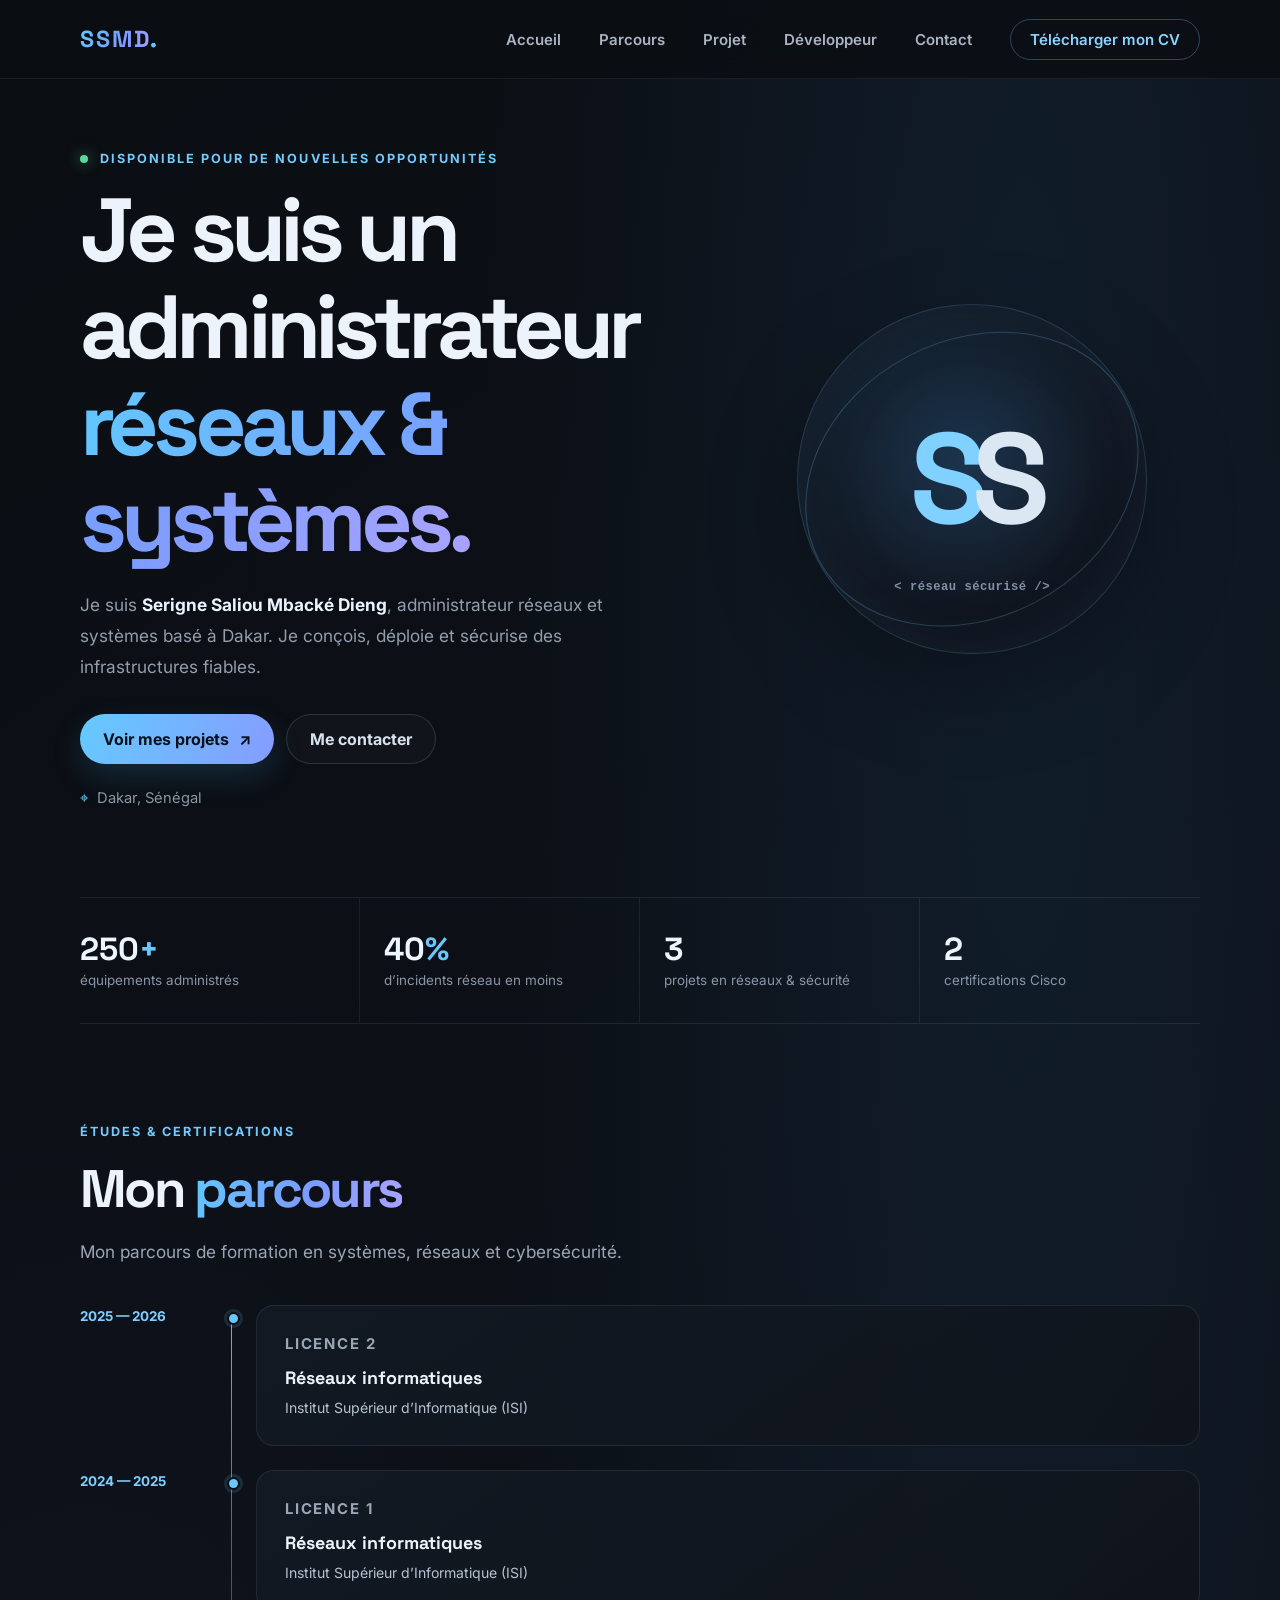
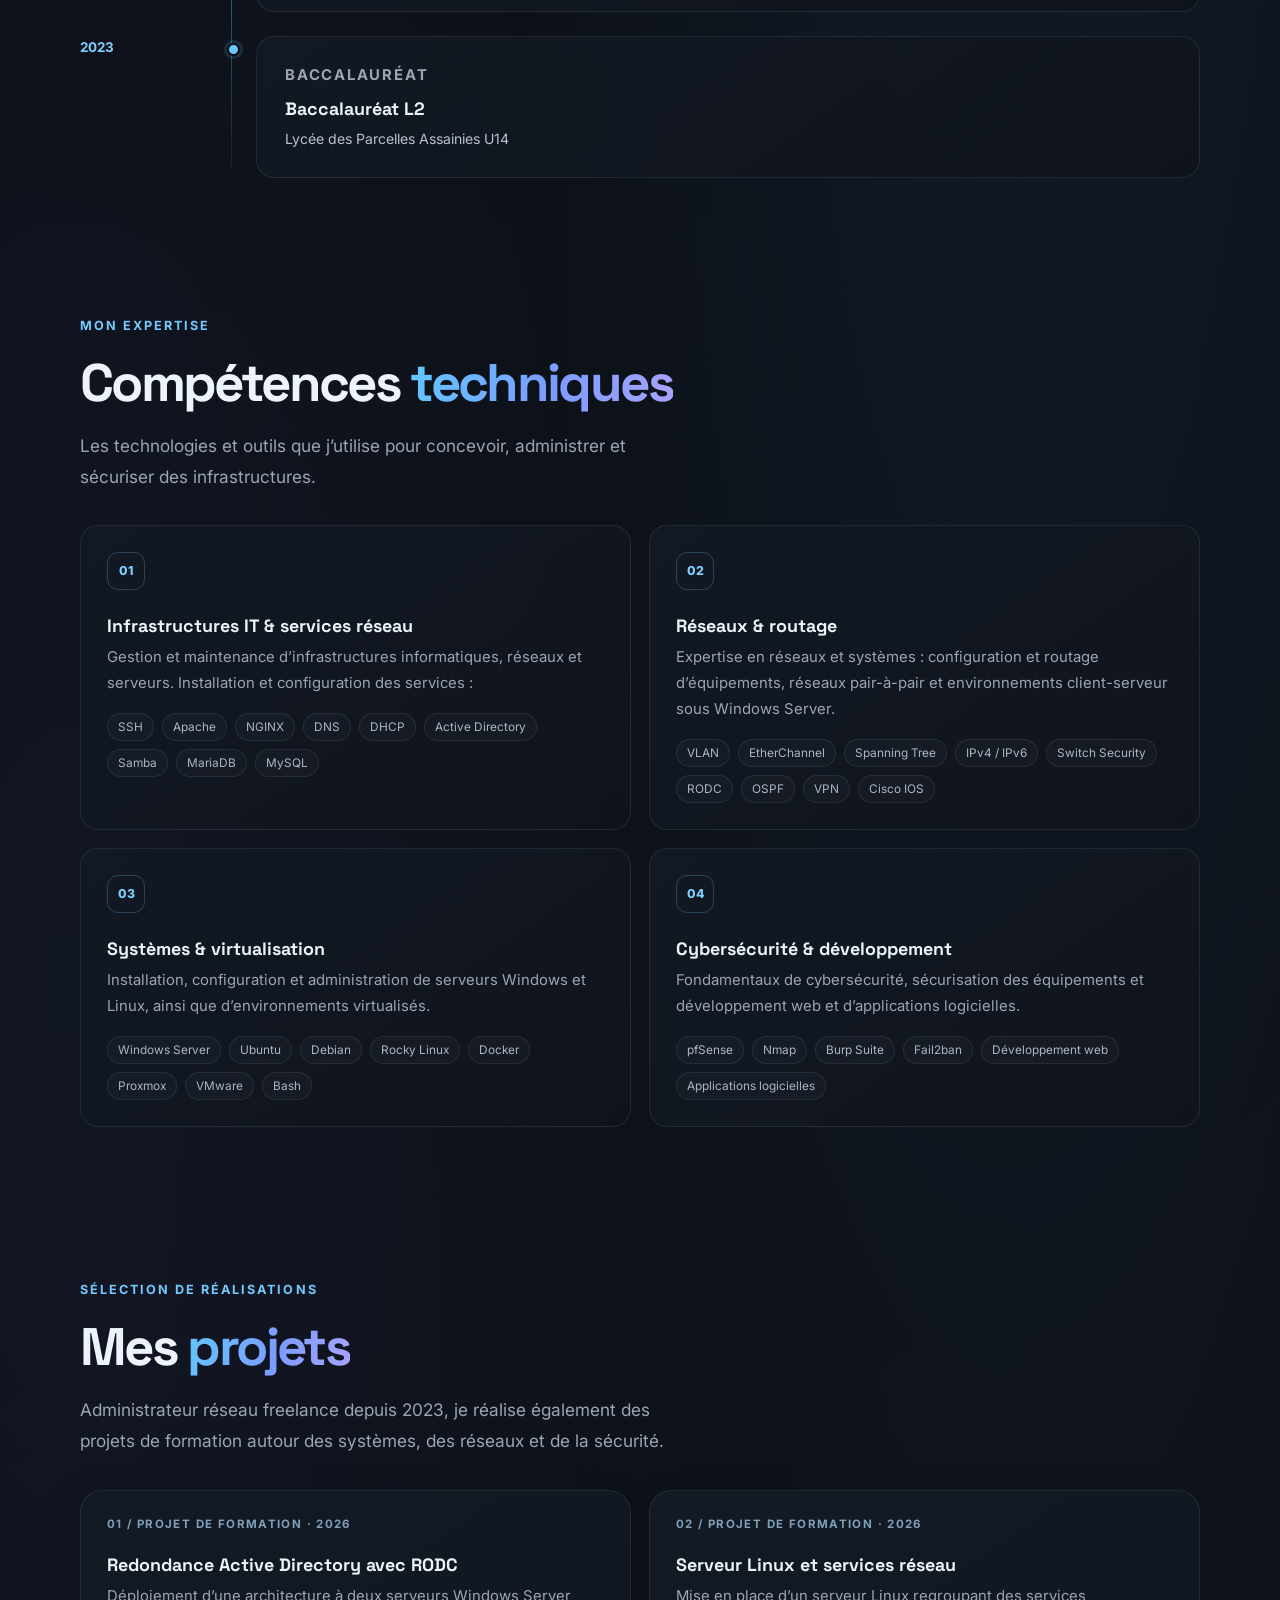
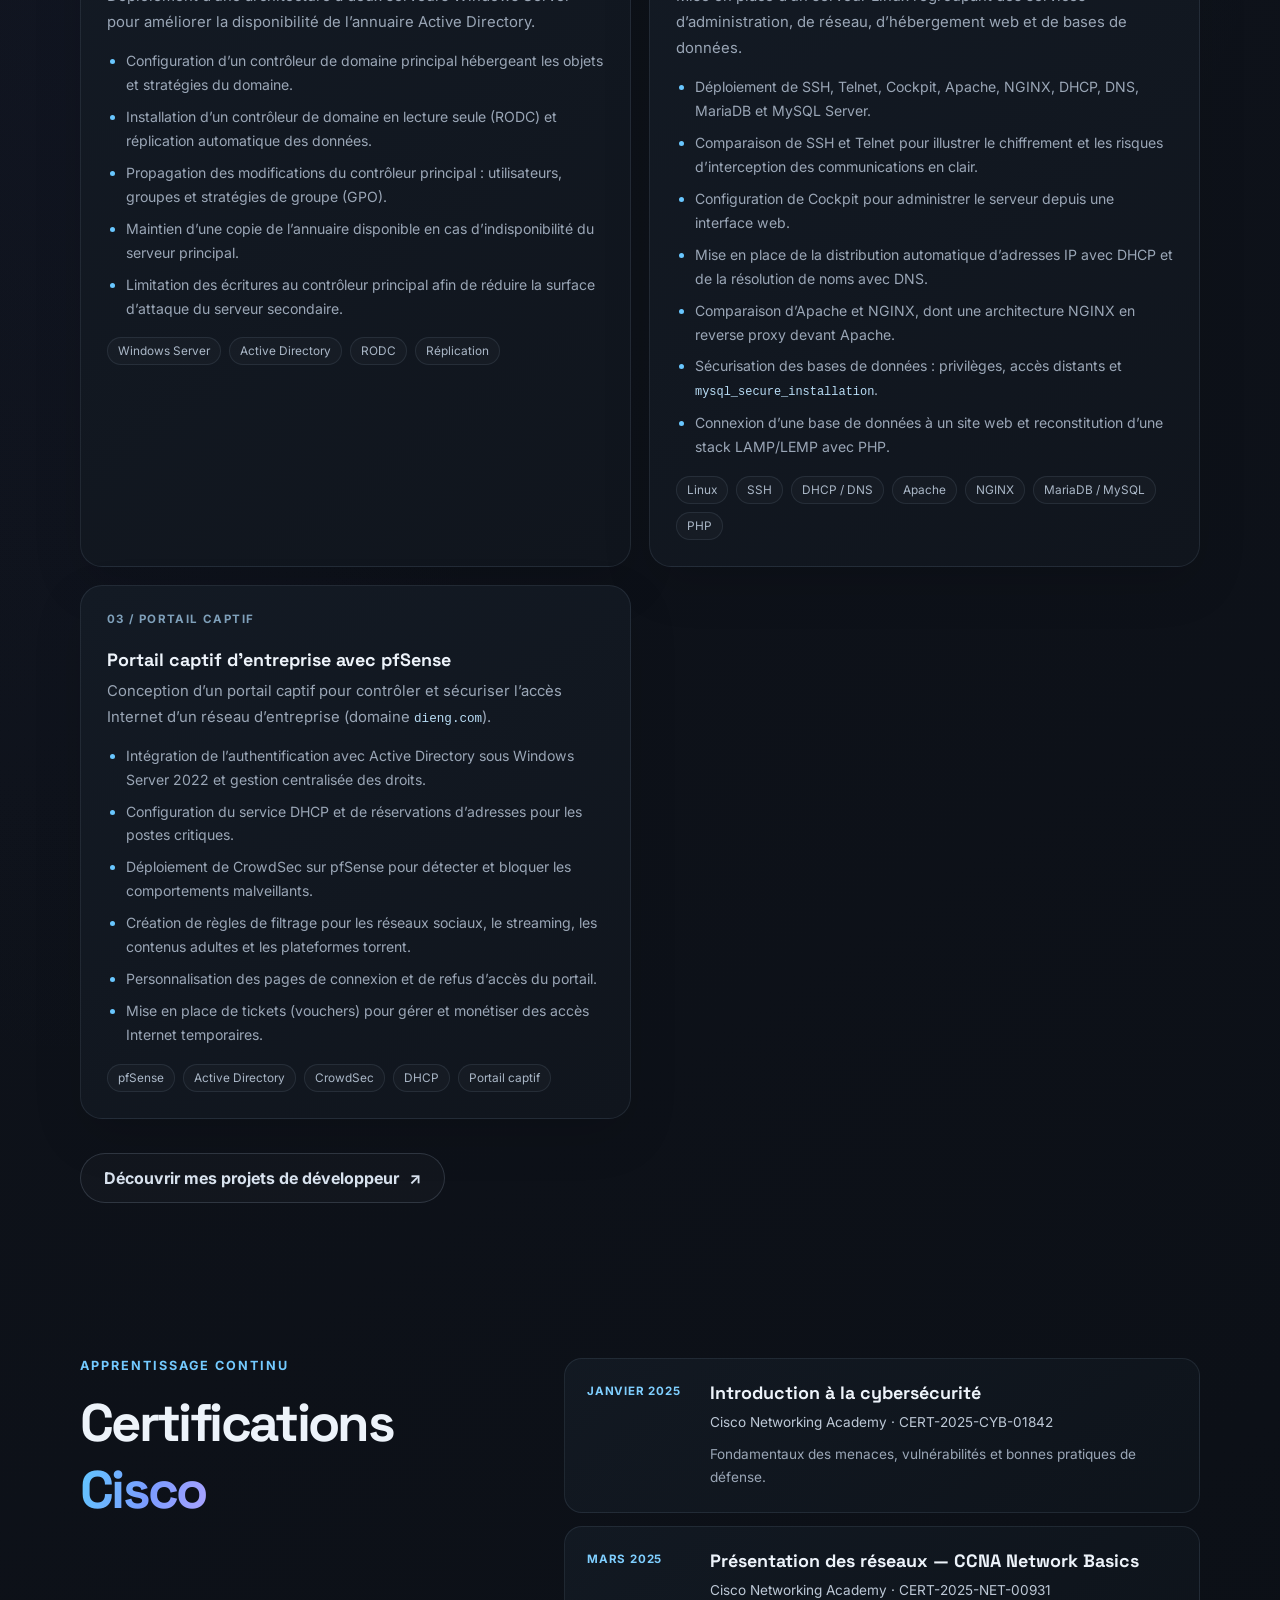
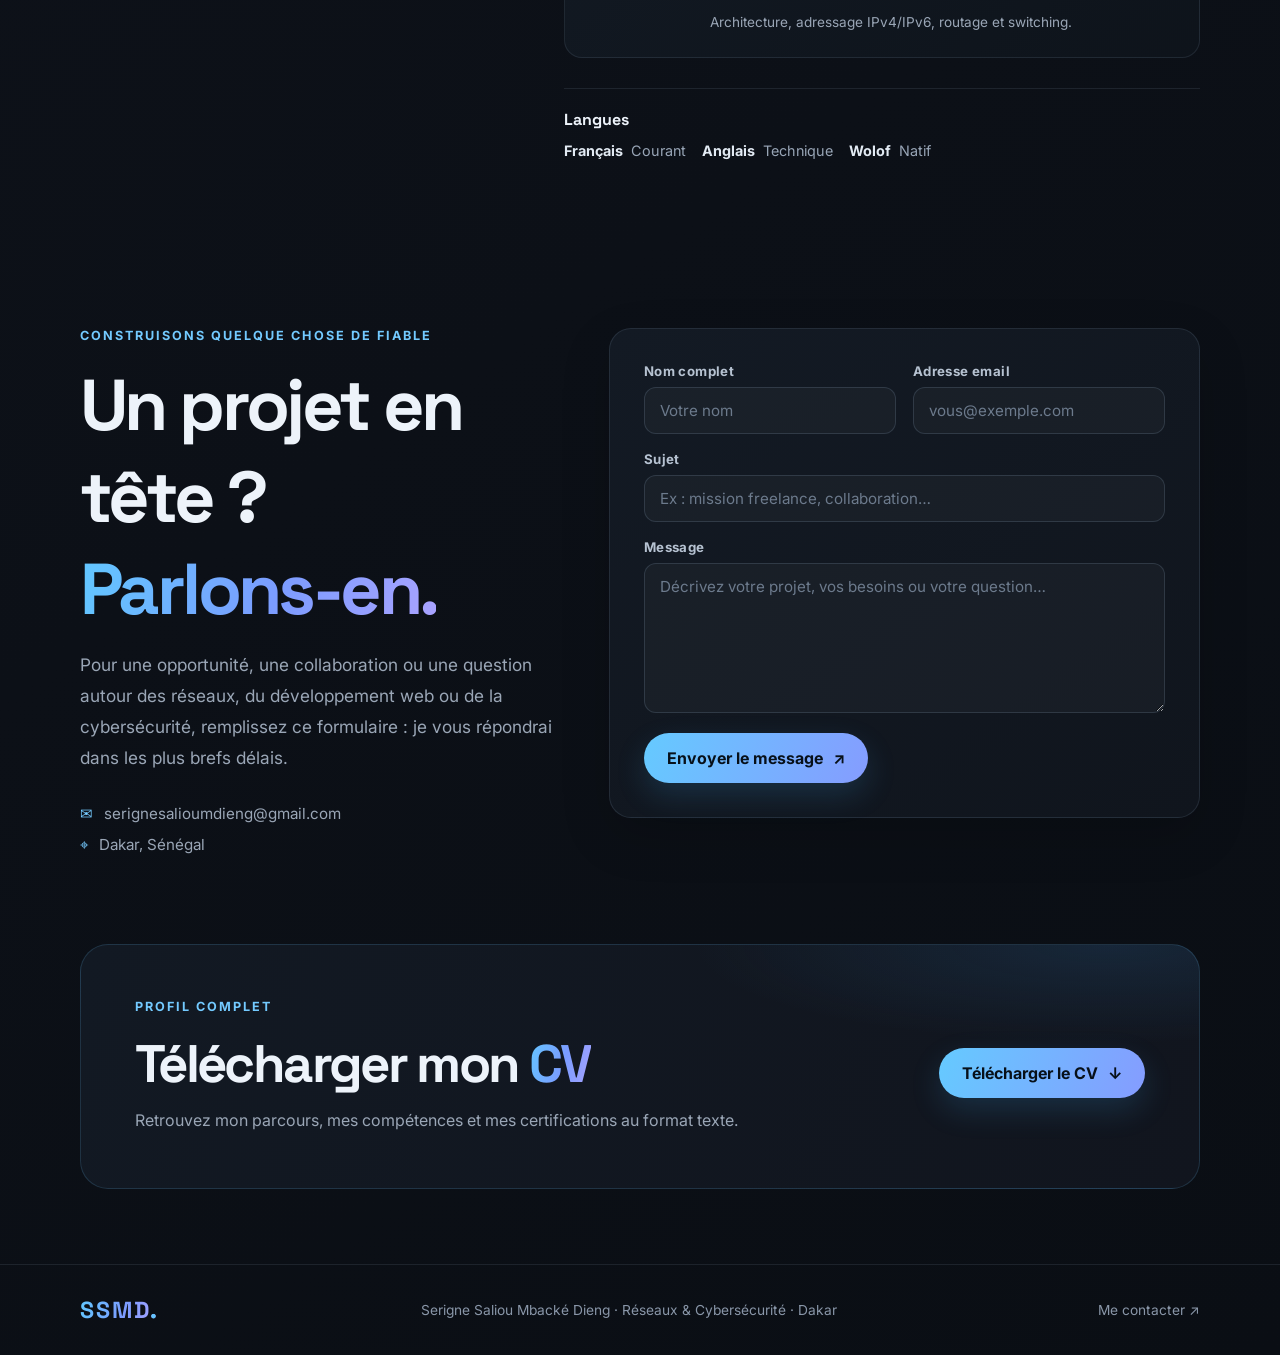
<file: index.html>
<!doctype html>
<html lang="fr">
  <head>
    <meta charset="UTF-8" />
    <meta name="viewport" content="width=device-width, initial-scale=1.0" />
    <meta
      name="description"
      content="Portfolio de Serigne Saliou Mbacké Dieng, administrateur réseaux et systèmes à Dakar."
    />
    <meta name="theme-color" content="#0b0e13" />
    <title>SSMD — Réseaux & Cybersécurité</title>
    <link rel="stylesheet" href="style.css" />
    <script src="script.js" defer></script>
  </head>
  <body>
    <header class="site-header">
      <nav class="navigation" aria-label="Navigation principale">
        <a class="brand gradient-text" href="#accueil" aria-label="SSMD, accueil">
          SSMD<span class="brand-dot">.</span>
        </a>

        <button
          class="menu-toggle"
          type="button"
          aria-label="Ouvrir le menu"
          aria-expanded="false"
          aria-controls="navigation-links"
        >
          <span></span>
          <span></span>
          <span></span>
        </button>

        <ul class="navigation-links" id="navigation-links">
          <li><a href="#accueil">Accueil</a></li>
          <li><a href="#parcours">Parcours</a></li>
          <li><a href="#projets">Projet</a></li>
          <li><a href="developpeur.html">Développeur</a></li>
          <li><a href="#contact">Contact</a></li>
          <li>
            <a
              class="cv-link"
              href="cv-serigne-saliou-dieng%20(3).txt"
              download="CV-Serigne-Saliou-Dieng.txt"
            >
              Télécharger mon CV
            </a>
          </li>
        </ul>
      </nav>
    </header>

    <main>
      <section class="hero section" id="accueil">
        <div class="hero-content">
          <p class="eyebrow"><span class="status-dot"></span> Disponible pour de nouvelles opportunités</p>
          <h1>
            Je suis un administrateur
            <span class="gradient-text">réseaux & systèmes.</span>
          </h1>
          <p class="hero-description">
            Je suis <strong>Serigne Saliou Mbacké Dieng</strong>, administrateur
            réseaux et systèmes basé à Dakar. Je conçois, déploie et sécurise
            des infrastructures fiables.
          </p>
          <div class="hero-actions">
            <a class="button button-primary" href="#projets">Voir mes projets <span aria-hidden="true">↗</span></a>
            <a class="button button-secondary" href="mailto:serignesalioumdieng@gmail.com">Me contacter</a>
          </div>
          <div class="hero-location">
            <span aria-hidden="true">⌖</span> Dakar, Sénégal
          </div>
        </div>
        <div class="hero-decoration" aria-label="Initiales SSMD">
          <div class="decoration-orbit"></div>
          <div class="hero-monogram">S<span>S</span></div>
          <span class="hero-code">&lt; réseau sécurisé /&gt;</span>
        </div>
      </section>

      <section class="stats section" aria-label="Quelques chiffres">
        <article class="stat-card">
          <strong>250<span>+</span></strong>
          <span>équipements administrés</span>
        </article>
        <article class="stat-card">
          <strong>40<span>%</span></strong>
          <span>d’incidents réseau en moins</span>
        </article>
        <article class="stat-card">
          <strong>3</strong>
          <span>projets en réseaux & sécurité</span>
        </article>
        <article class="stat-card">
          <strong>2</strong>
          <span>certifications Cisco</span>
        </article>
      </section>

      <section class="section content-section" id="parcours">
        <p class="eyebrow">Études & certifications</p>
        <h2>Mon <span class="gradient-text">parcours</span></h2>
        <p class="section-intro">
          Mon parcours de formation en systèmes, réseaux et cybersécurité.
        </p>

        <div class="timeline">
          <article class="timeline-item">
            <span class="timeline-date">2025 — 2026</span>
            <div class="timeline-card">
              <p class="timeline-kicker">Licence 2</p>
              <h3>Réseaux informatiques</h3>
              <p class="timeline-place">Institut Supérieur d’Informatique (ISI)</p>
            </div>
          </article>
          <article class="timeline-item">
            <span class="timeline-date">2024 — 2025</span>
            <div class="timeline-card">
              <p class="timeline-kicker">Licence 1</p>
              <h3>Réseaux informatiques</h3>
              <p class="timeline-place">Institut Supérieur d’Informatique (ISI)</p>
            </div>
          </article>
          <article class="timeline-item">
            <span class="timeline-date">2023</span>
            <div class="timeline-card">
              <p class="timeline-kicker">Baccalauréat</p>
              <h3>Baccalauréat L2</h3>
              <p class="timeline-place">Lycée des Parcelles Assainies U14</p>
            </div>
          </article>
        </div>
      </section>

      <section class="section content-section skills-section" id="competences">
        <p class="eyebrow">Mon expertise</p>
        <h2>Compétences <span class="gradient-text">techniques</span></h2>
        <p class="section-intro">
          Les technologies et outils que j’utilise pour concevoir, administrer
          et sécuriser des infrastructures.
        </p>
        <div class="skills-grid">
          <article class="skill-card">
            <span class="skill-icon" aria-hidden="true">01</span>
            <h3>Infrastructures IT & services réseau</h3>
            <p>Gestion et maintenance d’infrastructures informatiques, réseaux et serveurs. Installation et configuration des services :</p>
            <div class="tag-list"><span>SSH</span><span>Apache</span><span>NGINX</span><span>DNS</span><span>DHCP</span><span>Active Directory</span><span>Samba</span><span>MariaDB</span><span>MySQL</span></div>
          </article>
          <article class="skill-card">
            <span class="skill-icon" aria-hidden="true">02</span>
            <h3>Réseaux & routage</h3>
            <p>Expertise en réseaux et systèmes : configuration et routage d’équipements, réseaux pair-à-pair et environnements client-serveur sous Windows Server.</p>
            <div class="tag-list"><span>VLAN</span><span>EtherChannel</span><span>Spanning Tree</span><span>IPv4 / IPv6</span><span>Switch Security</span><span>RODC</span><span>OSPF</span><span>VPN</span><span>Cisco IOS</span></div>
          </article>
          <article class="skill-card">
            <span class="skill-icon" aria-hidden="true">03</span>
            <h3>Systèmes & virtualisation</h3>
            <p>Installation, configuration et administration de serveurs Windows et Linux, ainsi que d’environnements virtualisés.</p>
            <div class="tag-list"><span>Windows Server</span><span>Ubuntu</span><span>Debian</span><span>Rocky Linux</span><span>Docker</span><span>Proxmox</span><span>VMware</span><span>Bash</span></div>
          </article>
          <article class="skill-card">
            <span class="skill-icon" aria-hidden="true">04</span>
            <h3>Cybersécurité & développement</h3>
            <p>Fondamentaux de cybersécurité, sécurisation des équipements et développement web et d’applications logicielles.</p>
            <div class="tag-list"><span>pfSense</span><span>Nmap</span><span>Burp Suite</span><span>Fail2ban</span><span>Développement web</span><span>Applications logicielles</span></div>
          </article>
        </div>
      </section>

      <section class="section content-section" id="projets">
        <p class="eyebrow">Sélection de réalisations</p>
        <h2>Mes <span class="gradient-text">projets</span></h2>
        <p class="section-intro">
          Administrateur réseau freelance depuis 2023, je réalise également
          des projets de formation autour des systèmes, des réseaux et de la sécurité.
        </p>
        <div class="project-grid">
          <article class="project-card">
            <span class="project-number">01 / PROJET DE FORMATION · 2026</span>
            <h3>Redondance Active Directory avec RODC</h3>
            <p class="project-summary">Déploiement d’une architecture à deux serveurs Windows Server pour améliorer la disponibilité de l’annuaire Active Directory.</p>
            <ul>
              <li>Configuration d’un contrôleur de domaine principal hébergeant les objets et stratégies du domaine.</li>
              <li>Installation d’un contrôleur de domaine en lecture seule (RODC) et réplication automatique des données.</li>
              <li>Propagation des modifications du contrôleur principal : utilisateurs, groupes et stratégies de groupe (GPO).</li>
              <li>Maintien d’une copie de l’annuaire disponible en cas d’indisponibilité du serveur principal.</li>
              <li>Limitation des écritures au contrôleur principal afin de réduire la surface d’attaque du serveur secondaire.</li>
            </ul>
            <div class="tag-list"><span>Windows Server</span><span>Active Directory</span><span>RODC</span><span>Réplication</span></div>
          </article>
          <article class="project-card">
            <span class="project-number">02 / PROJET DE FORMATION · 2026</span>
            <h3>Serveur Linux et services réseau</h3>
            <p class="project-summary">Mise en place d’un serveur Linux regroupant des services d’administration, de réseau, d’hébergement web et de bases de données.</p>
            <ul>
              <li>Déploiement de SSH, Telnet, Cockpit, Apache, NGINX, DHCP, DNS, MariaDB et MySQL Server.</li>
              <li>Comparaison de SSH et Telnet pour illustrer le chiffrement et les risques d’interception des communications en clair.</li>
              <li>Configuration de Cockpit pour administrer le serveur depuis une interface web.</li>
              <li>Mise en place de la distribution automatique d’adresses IP avec DHCP et de la résolution de noms avec DNS.</li>
              <li>Comparaison d’Apache et NGINX, dont une architecture NGINX en reverse proxy devant Apache.</li>
              <li>Sécurisation des bases de données : privilèges, accès distants et <code>mysql_secure_installation</code>.</li>
              <li>Connexion d’une base de données à un site web et reconstitution d’une stack LAMP/LEMP avec PHP.</li>
            </ul>
            <div class="tag-list"><span>Linux</span><span>SSH</span><span>DHCP / DNS</span><span>Apache</span><span>NGINX</span><span>MariaDB / MySQL</span><span>PHP</span></div>
          </article>
          <article class="project-card">
            <span class="project-number">03 / PORTAIL CAPTIF</span>
            <h3>Portail captif d’entreprise avec pfSense</h3>
            <p class="project-summary">Conception d’un portail captif pour contrôler et sécuriser l’accès Internet d’un réseau d’entreprise (domaine <code>dieng.com</code>).</p>
            <ul>
              <li>Intégration de l’authentification avec Active Directory sous Windows Server 2022 et gestion centralisée des droits.</li>
              <li>Configuration du service DHCP et de réservations d’adresses pour les postes critiques.</li>
              <li>Déploiement de CrowdSec sur pfSense pour détecter et bloquer les comportements malveillants.</li>
              <li>Création de règles de filtrage pour les réseaux sociaux, le streaming, les contenus adultes et les plateformes torrent.</li>
              <li>Personnalisation des pages de connexion et de refus d’accès du portail.</li>
              <li>Mise en place de tickets (vouchers) pour gérer et monétiser des accès Internet temporaires.</li>
            </ul>
            <div class="tag-list"><span>pfSense</span><span>Active Directory</span><span>CrowdSec</span><span>DHCP</span><span>Portail captif</span></div>
          </article>
        </div>
        <a class="button button-secondary section-cta" href="developpeur.html">
          Découvrir mes projets de développeur <span aria-hidden="true">↗</span>
        </a>
      </section>

      <section class="section content-section credentials-section">
        <div>
          <p class="eyebrow">Apprentissage continu</p>
          <h2>Certifications <span class="gradient-text">Cisco</span></h2>
        </div>
        <div class="credential-list">
          <article class="credential-card">
            <span class="credential-date">JANVIER 2025</span>
            <div>
              <h3>Introduction à la cybersécurité</h3>
              <p>Cisco Networking Academy · CERT-2025-CYB-01842</p>
              <p>Fondamentaux des menaces, vulnérabilités et bonnes pratiques de défense.</p>
            </div>
          </article>
          <article class="credential-card">
            <span class="credential-date">MARS 2025</span>
            <div>
              <h3>Présentation des réseaux — CCNA Network Basics</h3>
              <p>Cisco Networking Academy · CERT-2025-NET-00931</p>
              <p>Architecture, adressage IPv4/IPv6, routage et switching.</p>
            </div>
          </article>
        </div>
        <div class="language-line">
          <h3>Langues</h3>
          <p><span>Français</span> Courant <span>Anglais</span> Technique <span>Wolof</span> Natif</p>
        </div>
      </section>

      <section class="section content-section contact-section" id="contact">
        <div class="contact-layout">
          <div>
            <p class="eyebrow">Construisons quelque chose de fiable</p>
            <h2>Un projet en tête ?<br /><span class="gradient-text">Parlons-en.</span></h2>
            <p class="section-intro">
              Pour une opportunité, une collaboration ou une question autour des
              réseaux, du développement web ou de la cybersécurité, remplissez ce
              formulaire : je vous répondrai dans les plus brefs délais.
            </p>
            <ul class="contact-details">
              <li>
                <span aria-hidden="true">✉</span>
                <a href="mailto:serignesalioumdieng@gmail.com">serignesalioumdieng@gmail.com</a>
              </li>
              <li><span aria-hidden="true">⌖</span> Dakar, Sénégal</li>
            </ul>
          </div>

          <form class="contact-form">
            <div class="form-row">
              <div class="field">
                <label for="contact-nom">Nom complet</label>
                <input id="contact-nom" name="nom" type="text" placeholder="Votre nom" autocomplete="name" required />
              </div>
              <div class="field">
                <label for="contact-email">Adresse email</label>
                <input id="contact-email" name="email" type="email" placeholder="vous@exemple.com" autocomplete="email" required />
              </div>
            </div>
            <div class="field">
              <label for="contact-sujet">Sujet</label>
              <input id="contact-sujet" name="sujet" type="text" placeholder="Ex : mission freelance, collaboration…" required />
            </div>
            <div class="field">
              <label for="contact-message">Message</label>
              <textarea id="contact-message" name="message" placeholder="Décrivez votre projet, vos besoins ou votre question…" minlength="10" required></textarea>
            </div>
            <button class="button button-primary" type="submit">
              Envoyer le message <span aria-hidden="true">↗</span>
            </button>
            <p class="form-status" role="status" aria-live="polite"></p>
          </form>
        </div>
      </section>

      <section class="section cv-section" id="cv">
        <div>
          <p class="eyebrow">Profil complet</p>
          <h2>Télécharger mon <span class="gradient-text">CV</span></h2>
          <p>Retrouvez mon parcours, mes compétences et mes certifications au format texte.</p>
        </div>
        <a
          class="button button-primary"
          href="cv-serigne-saliou-dieng%20(3).txt"
          download="CV-Serigne-Saliou-Dieng.txt"
        >
          Télécharger le CV <span aria-hidden="true">↓</span>
        </a>
      </section>
    </main>

    <footer class="site-footer">
      <a class="brand gradient-text" href="#accueil">SSMD<span class="brand-dot">.</span></a>
      <p>Serigne Saliou Mbacké Dieng · Réseaux & Cybersécurité · Dakar</p>
      <a class="footer-email" href="mailto:serignesalioumdieng@gmail.com">Me contacter ↗</a>
    </footer>
  </body>
</html>
</file>
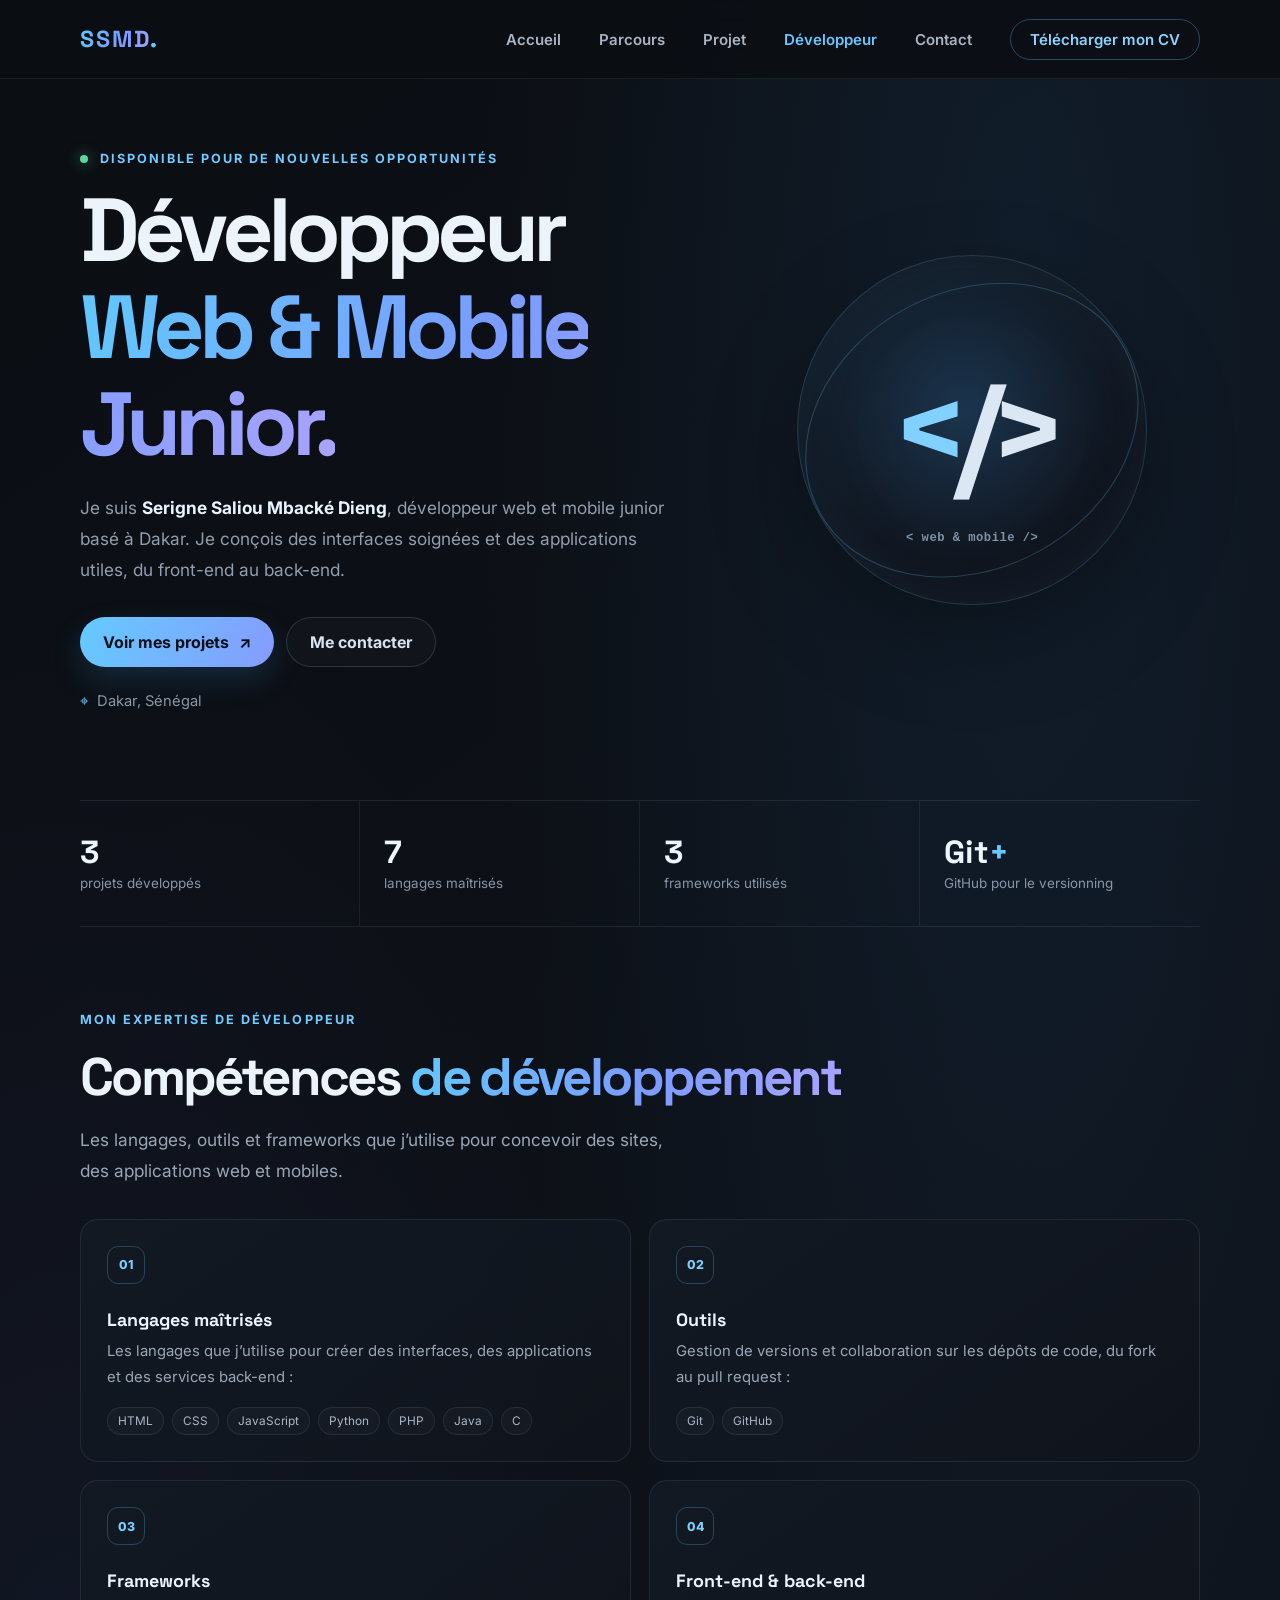
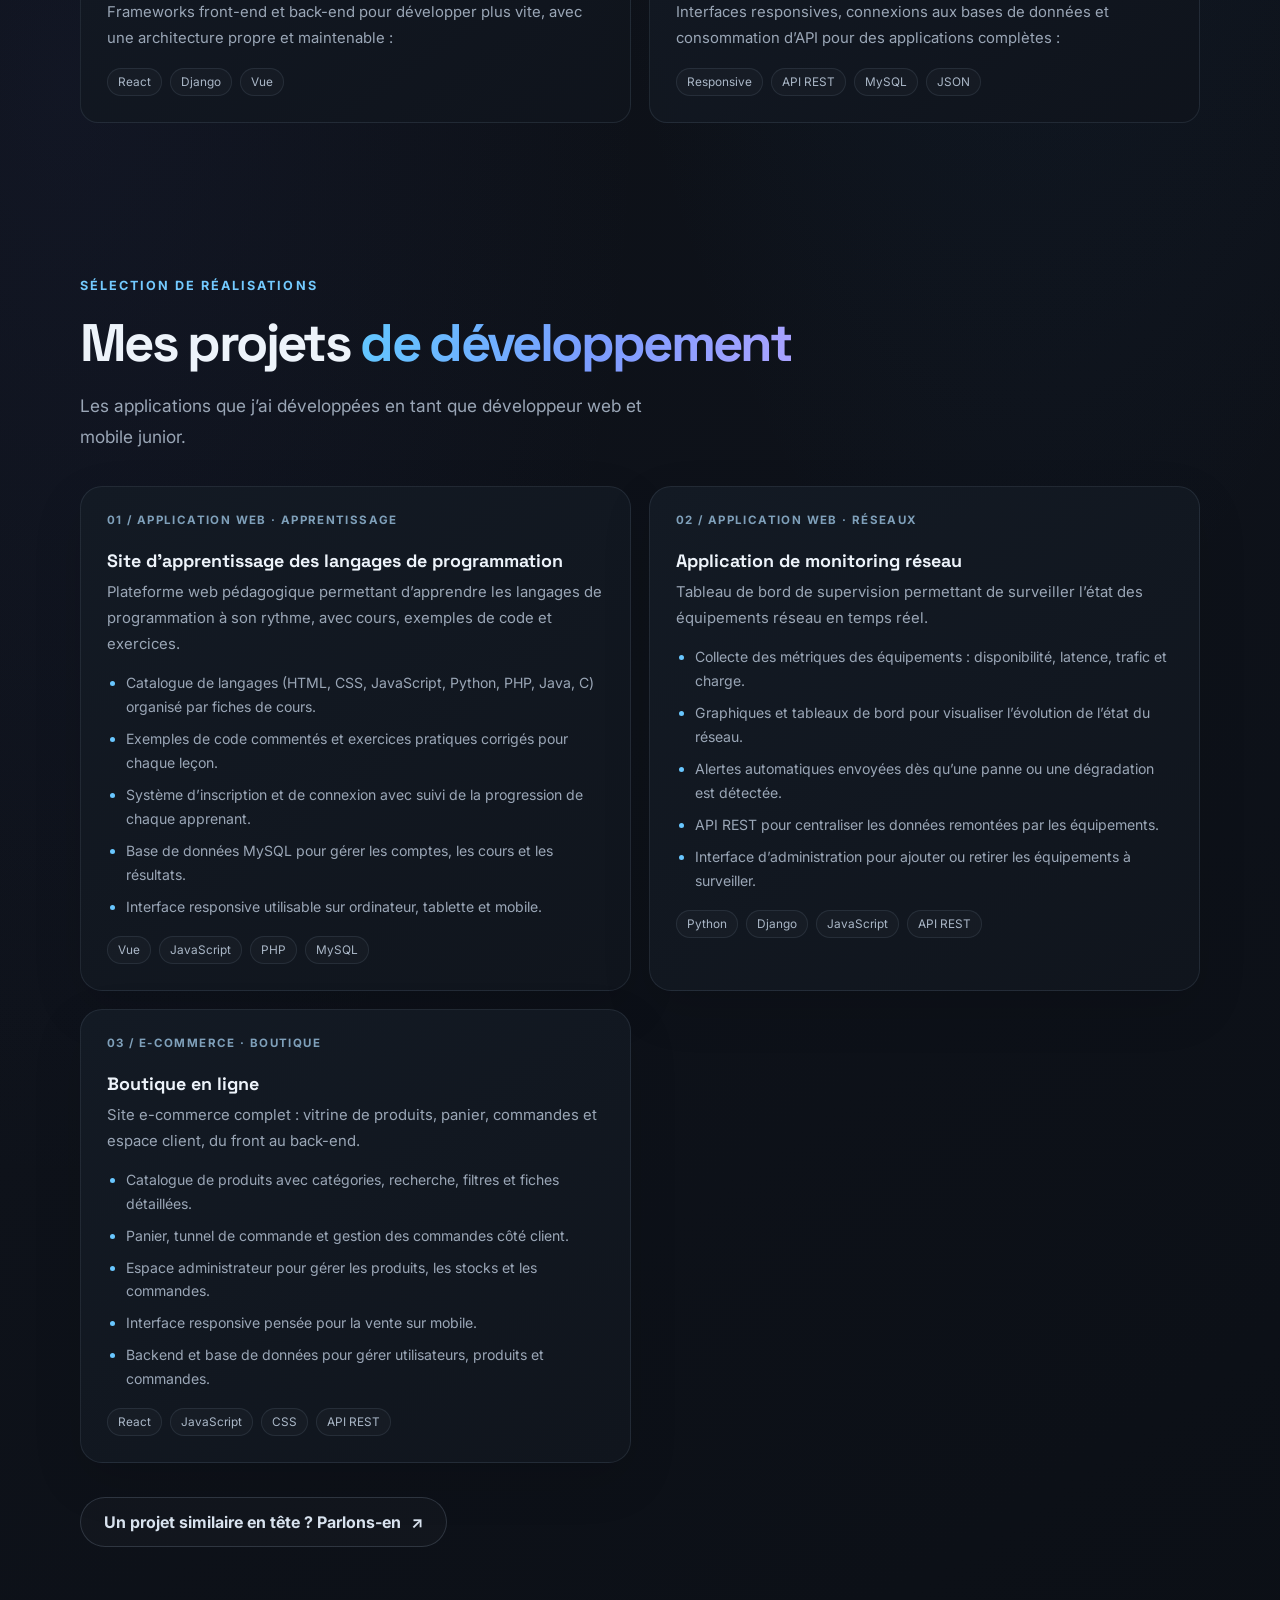
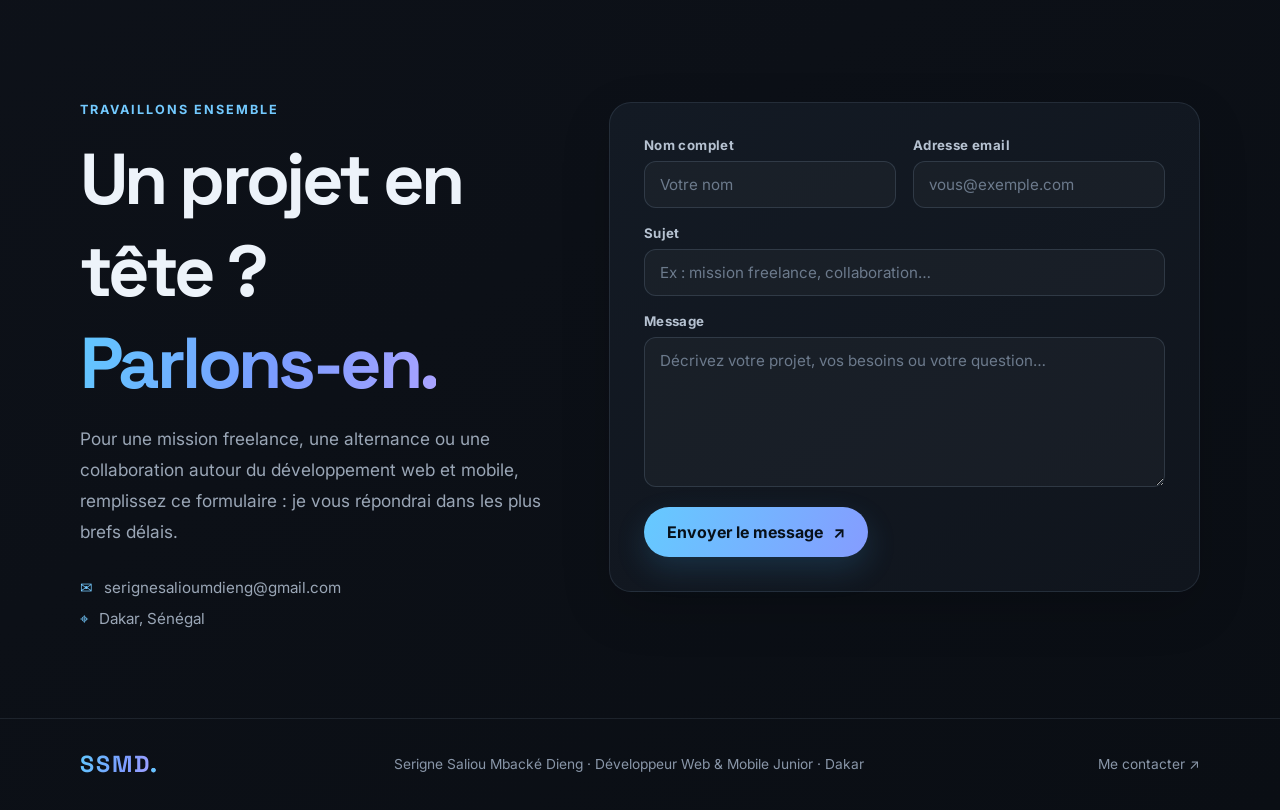
<file: developpeur.html>
<!doctype html>
<html lang="fr">
  <head>
    <meta charset="UTF-8" />
    <meta name="viewport" content="width=device-width, initial-scale=1.0" />
    <meta
      name="description"
      content="Serigne Saliou Mbacké Dieng, développeur web et mobile junior : projets, langages, outils et frameworks."
    />
    <meta name="theme-color" content="#0b0e13" />
    <title>SSMD — Développeur Web &amp; Mobile Junior</title>
    <link rel="stylesheet" href="style.css" />
    <script src="script.js" defer></script>
  </head>
  <body>
    <header class="site-header">
      <nav class="navigation" aria-label="Navigation principale">
        <a class="brand gradient-text" href="index.html#accueil" aria-label="SSMD, accueil">
          SSMD<span class="brand-dot">.</span>
        </a>

        <button
          class="menu-toggle"
          type="button"
          aria-label="Ouvrir le menu"
          aria-expanded="false"
          aria-controls="navigation-links"
        >
          <span></span>
          <span></span>
          <span></span>
        </button>

        <ul class="navigation-links" id="navigation-links">
          <li><a href="index.html#accueil">Accueil</a></li>
          <li><a href="index.html#parcours">Parcours</a></li>
          <li><a href="index.html#projets">Projet</a></li>
          <li><a href="developpeur.html" aria-current="page">Développeur</a></li>
          <li><a href="#contact">Contact</a></li>
          <li>
            <a
              class="cv-link"
              href="cv-serigne-saliou-dieng%20(3).txt"
              download="CV-Serigne-Saliou-Dieng.txt"
            >
              Télécharger mon CV
            </a>
          </li>
        </ul>
      </nav>
    </header>

    <main>
      <section class="hero section" id="accueil">
        <div class="hero-content">
          <p class="eyebrow"><span class="status-dot"></span> Disponible pour de nouvelles opportunités</p>
          <h1>
            Développeur
            <span class="gradient-text">Web &amp; Mobile Junior.</span>
          </h1>
          <p class="hero-description">
            Je suis <strong>Serigne Saliou Mbacké Dieng</strong>, développeur web
            et mobile junior basé à Dakar. Je conçois des interfaces soignées et
            des applications utiles, du front-end au back-end.
          </p>
          <div class="hero-actions">
            <a class="button button-primary" href="#projets-dev">Voir mes projets <span aria-hidden="true">↗</span></a>
            <a class="button button-secondary" href="#contact">Me contacter</a>
          </div>
          <div class="hero-location">
            <span aria-hidden="true">⌖</span> Dakar, Sénégal
          </div>
        </div>
        <div class="hero-decoration" aria-label="Balises de code">
          <div class="decoration-orbit"></div>
          <div class="hero-monogram">&lt;<span>/&gt;</span></div>
          <span class="hero-code">&lt; web &amp; mobile /&gt;</span>
        </div>
      </section>

      <section class="stats section" aria-label="Quelques chiffres">
        <article class="stat-card">
          <strong>3</strong>
          <span>projets développés</span>
        </article>
        <article class="stat-card">
          <strong>7</strong>
          <span>langages maîtrisés</span>
        </article>
        <article class="stat-card">
          <strong>3</strong>
          <span>frameworks utilisés</span>
        </article>
        <article class="stat-card">
          <strong>Git<span>+</span></strong>
          <span>GitHub pour le versionning</span>
        </article>
      </section>

      <section class="section content-section skills-section" id="competences">
        <p class="eyebrow">Mon expertise de développeur</p>
        <h2>Compétences <span class="gradient-text">de développement</span></h2>
        <p class="section-intro">
          Les langages, outils et frameworks que j’utilise pour concevoir des
          sites, des applications web et mobiles.
        </p>
        <div class="skills-grid">
          <article class="skill-card">
            <span class="skill-icon" aria-hidden="true">01</span>
            <h3>Langages maîtrisés</h3>
            <p>Les langages que j’utilise pour créer des interfaces, des applications et des services back-end :</p>
            <div class="tag-list"><span>HTML</span><span>CSS</span><span>JavaScript</span><span>Python</span><span>PHP</span><span>Java</span><span>C</span></div>
          </article>
          <article class="skill-card">
            <span class="skill-icon" aria-hidden="true">02</span>
            <h3>Outils</h3>
            <p>Gestion de versions et collaboration sur les dépôts de code, du fork au pull request :</p>
            <div class="tag-list"><span>Git</span><span>GitHub</span></div>
          </article>
          <article class="skill-card">
            <span class="skill-icon" aria-hidden="true">03</span>
            <h3>Frameworks</h3>
            <p>Frameworks front-end et back-end pour développer plus vite, avec une architecture propre et maintenable :</p>
            <div class="tag-list"><span>React</span><span>Django</span><span>Vue</span></div>
          </article>
          <article class="skill-card">
            <span class="skill-icon" aria-hidden="true">04</span>
            <h3>Front-end &amp; back-end</h3>
            <p>Interfaces responsives, connexions aux bases de données et consommation d’API pour des applications complètes :</p>
            <div class="tag-list"><span>Responsive</span><span>API REST</span><span>MySQL</span><span>JSON</span></div>
          </article>
        </div>
      </section>

      <section class="section content-section" id="projets-dev">
        <p class="eyebrow">Sélection de réalisations</p>
        <h2>Mes projets <span class="gradient-text">de développement</span></h2>
        <p class="section-intro">
          Les applications que j’ai développées en tant que développeur web et
          mobile junior.
        </p>
        <div class="project-grid">
          <article class="project-card">
            <span class="project-number">01 / APPLICATION WEB · APPRENTISSAGE</span>
            <h3>Site d’apprentissage des langages de programmation</h3>
            <p class="project-summary">Plateforme web pédagogique permettant d’apprendre les langages de programmation à son rythme, avec cours, exemples de code et exercices.</p>
            <ul>
              <li>Catalogue de langages (HTML, CSS, JavaScript, Python, PHP, Java, C) organisé par fiches de cours.</li>
              <li>Exemples de code commentés et exercices pratiques corrigés pour chaque leçon.</li>
              <li>Système d’inscription et de connexion avec suivi de la progression de chaque apprenant.</li>
              <li>Base de données MySQL pour gérer les comptes, les cours et les résultats.</li>
              <li>Interface responsive utilisable sur ordinateur, tablette et mobile.</li>
            </ul>
            <div class="tag-list"><span>Vue</span><span>JavaScript</span><span>PHP</span><span>MySQL</span></div>
          </article>

          <article class="project-card">
            <span class="project-number">02 / APPLICATION WEB · RÉSEAUX</span>
            <h3>Application de monitoring réseau</h3>
            <p class="project-summary">Tableau de bord de supervision permettant de surveiller l’état des équipements réseau en temps réel.</p>
            <ul>
              <li>Collecte des métriques des équipements : disponibilité, latence, trafic et charge.</li>
              <li>Graphiques et tableaux de bord pour visualiser l’évolution de l’état du réseau.</li>
              <li>Alertes automatiques envoyées dès qu’une panne ou une dégradation est détectée.</li>
              <li>API REST pour centraliser les données remontées par les équipements.</li>
              <li>Interface d’administration pour ajouter ou retirer les équipements à surveiller.</li>
            </ul>
            <div class="tag-list"><span>Python</span><span>Django</span><span>JavaScript</span><span>API REST</span></div>
          </article>

          <article class="project-card">
            <span class="project-number">03 / E-COMMERCE · BOUTIQUE</span>
            <h3>Boutique en ligne</h3>
            <p class="project-summary">Site e-commerce complet : vitrine de produits, panier, commandes et espace client, du front au back-end.</p>
            <ul>
              <li>Catalogue de produits avec catégories, recherche, filtres et fiches détaillées.</li>
              <li>Panier, tunnel de commande et gestion des commandes côté client.</li>
              <li>Espace administrateur pour gérer les produits, les stocks et les commandes.</li>
              <li>Interface responsive pensée pour la vente sur mobile.</li>
              <li>Backend et base de données pour gérer utilisateurs, produits et commandes.</li>
            </ul>
            <div class="tag-list"><span>React</span><span>JavaScript</span><span>CSS</span><span>API REST</span></div>
          </article>
        </div>
        <a class="button button-secondary section-cta" href="#contact">
          Un projet similaire en tête ? Parlons-en <span aria-hidden="true">↗</span>
        </a>
      </section>

      <section class="section content-section contact-section" id="contact">
        <div class="contact-layout">
          <div>
            <p class="eyebrow">Travaillons ensemble</p>
            <h2>Un projet en tête ?<br /><span class="gradient-text">Parlons-en.</span></h2>
            <p class="section-intro">
              Pour une mission freelance, une alternance ou une collaboration
              autour du développement web et mobile, remplissez ce formulaire :
              je vous répondrai dans les plus brefs délais.
            </p>
            <ul class="contact-details">
              <li>
                <span aria-hidden="true">✉</span>
                <a href="mailto:serignesalioumdieng@gmail.com">serignesalioumdieng@gmail.com</a>
              </li>
              <li><span aria-hidden="true">⌖</span> Dakar, Sénégal</li>
            </ul>
          </div>

          <form class="contact-form">
            <div class="form-row">
              <div class="field">
                <label for="dev-nom">Nom complet</label>
                <input id="dev-nom" name="nom" type="text" placeholder="Votre nom" autocomplete="name" required />
              </div>
              <div class="field">
                <label for="dev-email">Adresse email</label>
                <input id="dev-email" name="email" type="email" placeholder="vous@exemple.com" autocomplete="email" required />
              </div>
            </div>
            <div class="field">
              <label for="dev-sujet">Sujet</label>
              <input id="dev-sujet" name="sujet" type="text" placeholder="Ex : mission freelance, collaboration…" required />
            </div>
            <div class="field">
              <label for="dev-message">Message</label>
              <textarea id="dev-message" name="message" placeholder="Décrivez votre projet, vos besoins ou votre question…" minlength="10" required></textarea>
            </div>
            <button class="button button-primary" type="submit">
              Envoyer le message <span aria-hidden="true">↗</span>
            </button>
            <p class="form-status" role="status" aria-live="polite"></p>
          </form>
        </div>
      </section>
    </main>

    <footer class="site-footer">
      <a class="brand gradient-text" href="index.html#accueil">SSMD<span class="brand-dot">.</span></a>
      <p>Serigne Saliou Mbacké Dieng · Développeur Web &amp; Mobile Junior · Dakar</p>
      <a class="footer-email" href="mailto:serignesalioumdieng@gmail.com">Me contacter ↗</a>
    </footer>
  </body>
</html>
</file>
<file: style.css>
@import url("https://fonts.googleapis.com/css2?family=Inter:wght@400;500;600;700;800&family=Space+Grotesk:wght@400;500;600;700&display=swap");

:root {
  color-scheme: light;
  font-family: "Inter", sans-serif;
  color: #28233f;
  background: #fbfaff;
  font-synthesis: none;
  text-rendering: optimizeLegibility;
  scroll-behavior: smooth;
  --ink: #28233f;
  --muted: #716d82;
  --purple: #7955db;
  --pink: #e47cad;
  --surface: rgba(255, 255, 255, 0.76);
}

* {
  box-sizing: border-box;
}

body {
  min-width: 320px;
  margin: 0;
  background:
    radial-gradient(ellipse at 82% 10%, rgba(230, 190, 236, 0.36), transparent 32rem),
    radial-gradient(ellipse at 8% 40%, rgba(190, 215, 255, 0.34), transparent 35rem),
    linear-gradient(145deg, #fff 0%, #faf8ff 52%, #f4f5ff 100%);
}

a {
  color: inherit;
  text-decoration: none;
}

button {
  font: inherit;
}

.site-header {
  position: sticky;
  z-index: 10;
  top: 0;
  border-bottom: 1px solid rgba(116, 96, 160, 0.1);
  background: rgba(255, 255, 255, 0.76);
  backdrop-filter: blur(18px);
}

.navigation {
  display: flex;
  width: min(1120px, calc(100% - 48px));
  min-height: 78px;
  align-items: center;
  justify-content: space-between;
  margin: 0 auto;
}

.brand {
  font-family: "Space Grotesk", sans-serif;
  font-size: 1.45rem;
  font-weight: 800;
  letter-spacing: 0.08em;
}

.gradient-text {
  background: linear-gradient(110deg, #7652dc 10%, #b55ec4 55%, #e583a8 100%);
  background-clip: text;
  -webkit-text-fill-color: transparent;
}

.navigation-links {
  display: flex;
  align-items: center;
  gap: clamp(18px, 3vw, 38px);
  margin: 0;
  padding: 0;
  list-style: none;
}

.navigation-links a {
  color: #5d5870;
  font-size: 0.94rem;
  font-weight: 600;
  transition: color 180ms ease;
}

.navigation-links a:hover,
.navigation-links a:focus-visible {
  color: var(--purple);
}

.navigation-links .cv-link {
  padding: 10px 19px;
  border: 1px solid rgba(121, 85, 219, 0.25);
  border-radius: 999px;
  color: var(--purple);
}

.menu-toggle {
  display: none;
  width: 42px;
  height: 42px;
  align-items: center;
  justify-content: center;
  flex-direction: column;
  gap: 5px;
  border: 1px solid rgba(121, 85, 219, 0.2);
  border-radius: 12px;
  background: white;
  cursor: pointer;
}

.menu-toggle span {
  width: 18px;
  height: 2px;
  border-radius: 2px;
  background: var(--purple);
}

.section {
  width: min(1120px, calc(100% - 48px));
  margin: 0 auto;
}

.hero {
  display: grid;
  min-height: 610px;
  align-items: center;
  grid-template-columns: 1.2fr 0.8fr;
  gap: 48px;
  padding-top: 72px;
  padding-bottom: 90px;
}

.hero-content {
  max-width: 650px;
}

.eyebrow {
  margin: 0 0 16px;
  color: var(--purple);
  font-size: 0.79rem;
  font-weight: 700;
  letter-spacing: 0.16em;
  text-transform: uppercase;
}

h1,
h2,
h3,
p {
  margin-top: 0;
}

h1,
h2,
h3 {
  font-family: "Space Grotesk", sans-serif;
}

h1 {
  max-width: 700px;
  margin-bottom: 20px;
  font-size: clamp(3rem, 7vw, 5.7rem);
  font-weight: 800;
  letter-spacing: -0.065em;
  line-height: 1.08;
}

.hero-description,
.section-intro {
  max-width: 590px;
  color: var(--muted);
  font-size: 1.08rem;
  line-height: 1.8;
}

.button {
  display: inline-flex;
  min-height: 50px;
  align-items: center;
  justify-content: center;
  margin-top: 14px;
  padding: 0 23px;
  border-radius: 999px;
  font-weight: 700;
  transition:
    transform 180ms ease,
    box-shadow 180ms ease;
}

.button:hover {
  transform: translateY(-2px);
}

.button-primary {
  color: white;
  background: linear-gradient(110deg, #7955db, #c064c2 65%, #e583a8);
  box-shadow: 0 12px 26px rgba(139, 84, 201, 0.22);
}

.hero-decoration {
  position: relative;
  display: grid;
  width: min(340px, 100%);
  aspect-ratio: 1;
  place-items: center;
  justify-self: center;
  border: 1px solid rgba(255, 255, 255, 0.9);
  border-radius: 48% 52% 62% 38% / 43% 42% 58% 57%;
  background: linear-gradient(145deg, rgba(255, 255, 255, 0.9), rgba(229, 213, 255, 0.66));
  box-shadow:
    0 35px 90px rgba(126, 91, 190, 0.15),
    inset 0 0 50px rgba(255, 255, 255, 0.8);
  color: white;
  font-family: "Space Grotesk", sans-serif;
  font-size: 3.5rem;
  font-weight: 800;
  letter-spacing: 0.08em;
  text-shadow: 0 8px 28px rgba(116, 77, 196, 0.45);
}

.decoration-orbit {
  position: absolute;
  inset: 12%;
  border: 1px solid rgba(255, 255, 255, 0.8);
  border-radius: 50%;
  transform: rotate(-28deg) scaleX(1.25);
}

.content-section {
  padding-top: 85px;
  padding-bottom: 65px;
  scroll-margin-top: 90px;
}

h2 {
  margin-bottom: 14px;
  font-size: clamp(2.2rem, 5vw, 3.3rem);
  font-weight: 800;
  letter-spacing: -0.05em;
}

.placeholder-card,
.project-card {
  border: 1px solid rgba(116, 96, 160, 0.12);
  border-radius: 22px;
  background: var(--surface);
  box-shadow: 0 18px 50px rgba(58, 46, 91, 0.055);
}

.placeholder-card {
  display: flex;
  max-width: 700px;
  align-items: center;
  gap: 24px;
  padding: 27px;
}

.card-mark {
  color: #a187df;
  font-family: "Space Grotesk", sans-serif;
  font-size: 1.3rem;
  font-weight: 800;
}

.placeholder-card h3,
.project-card h3 {
  margin-bottom: 8px;
  font-size: 1.15rem;
}

.placeholder-card p,
.project-card p,
.cv-section p:not(.eyebrow) {
  margin-bottom: 0;
  color: var(--muted);
  line-height: 1.7;
}

.project-grid {
  display: grid;
  grid-template-columns: repeat(2, minmax(0, 1fr));
  gap: 22px;
}

.project-card {
  min-height: 190px;
  padding: 27px;
}

.project-card .card-mark {
  display: block;
  margin-bottom: 22px;
}

.contact-section {
  padding-bottom: 95px;
}

.cv-section {
  display: flex;
  align-items: center;
  justify-content: space-between;
  gap: 32px;
  margin-bottom: 80px;
  padding: clamp(28px, 5vw, 54px);
  border: 1px solid rgba(121, 85, 219, 0.12);
  border-radius: 28px;
  background: linear-gradient(115deg, rgba(255, 255, 255, 0.92), rgba(239, 228, 255, 0.78));
  scroll-margin-top: 100px;
}

.cv-section h2 {
  margin-bottom: 10px;
}

.cv-note {
  flex: 0 0 auto;
  padding: 12px 18px;
  border-radius: 999px;
  background: rgba(121, 85, 219, 0.1);
  color: var(--purple);
  font-size: 0.88rem;
  font-weight: 700;
}

.site-footer {
  display: flex;
  min-height: 92px;
  align-items: center;
  justify-content: space-between;
  gap: 20px;
  padding: 20px max(24px, calc((100% - 1120px) / 2));
  border-top: 1px solid rgba(116, 96, 160, 0.1);
}

.site-footer p {
  margin: 0;
  color: var(--muted);
  font-size: 0.88rem;
}

@media (max-width: 700px) {
  .navigation {
    min-height: 68px;
  }

  .menu-toggle {
    display: flex;
  }

  .navigation-links {
    position: absolute;
    top: calc(100% + 8px);
    right: 24px;
    left: 24px;
    display: none;
    align-items: stretch;
    flex-direction: column;
    gap: 0;
    padding: 10px;
    border: 1px solid rgba(116, 96, 160, 0.12);
    border-radius: 18px;
    background: rgba(255, 255, 255, 0.97);
    box-shadow: 0 18px 40px rgba(58, 46, 91, 0.12);
  }

  .navigation-links.is-open {
    display: flex;
  }

  .navigation-links a {
    display: block;
    padding: 12px;
  }

  .navigation-links .cv-link {
    border: 0;
  }

  .hero {
    min-height: auto;
    grid-template-columns: 1fr;
    gap: 45px;
    padding-top: 90px;
    padding-bottom: 75px;
  }

  .hero-decoration {
    width: min(260px, 80%);
    font-size: 2.8rem;
  }

  .content-section {
    padding-top: 65px;
    padding-bottom: 45px;
  }

  .project-grid {
    grid-template-columns: 1fr;
  }

  .cv-section {
    align-items: flex-start;
    flex-direction: column;
    margin-bottom: 55px;
  }

  .site-footer {
    align-items: flex-start;
    flex-direction: column;
    justify-content: center;
  }
}

@media (prefers-reduced-motion: reduce) {
  *,
  *::before,
  *::after {
    scroll-behavior: auto !important;
    transition-duration: 0.01ms !important;
  }
}

:root {
  color-scheme: dark;
  color: #e8edf5;
  background: #0b0e13;
  --ink: #e8edf5;
  --muted: #929dad;
  --purple: #55b9ff;
  --pink: #8b85ff;
  --surface: #111720;
}

body {
  color: var(--ink);
  background:
    radial-gradient(ellipse at 80% 8%, rgba(38, 91, 139, 0.18), transparent 34rem),
    radial-gradient(ellipse at 5% 42%, rgba(54, 64, 127, 0.12), transparent 36rem),
    linear-gradient(145deg, #0b0e13 0%, #0e121a 56%, #0a0e14 100%);
}

.site-header {
  border-bottom-color: rgba(152, 176, 206, 0.1);
  background: rgba(11, 14, 19, 0.86);
}

.gradient-text {
  background: linear-gradient(105deg, #63c5ff 4%, #7b9cff 55%, #aaa3ff 100%);
  background-clip: text;
  -webkit-text-fill-color: transparent;
}

.brand-dot {
  color: #63c5ff;
  -webkit-text-fill-color: #63c5ff;
}

.navigation-links a {
  color: #aab4c3;
}

.navigation-links a:hover,
.navigation-links a:focus-visible {
  color: #69c7ff;
}

.navigation-links .cv-link {
  border-color: rgba(99, 197, 255, 0.32);
  color: #8bd5ff;
}

.menu-toggle {
  border-color: rgba(99, 197, 255, 0.24);
  background: #111720;
}

.menu-toggle span {
  background: #75caff;
}

.hero {
  min-height: 620px;
  grid-template-columns: 1.15fr 0.85fr;
}

.eyebrow {
  color: #73caff;
}

h1,
h2,
h3 {
  color: #edf3fa;
}

h1 {
  max-width: 720px;
}

.hero-description strong {
  color: #e9f4ff;
}

.status-dot {
  display: inline-block;
  width: 8px;
  height: 8px;
  margin-right: 7px;
  border-radius: 50%;
  background: #5cd69b;
  box-shadow: 0 0 14px rgba(92, 214, 155, 0.65);
}

.hero-actions {
  display: flex;
  flex-wrap: wrap;
  gap: 12px;
}

.hero-actions .button {
  gap: 10px;
}

.button-primary {
  color: #071019;
  background: linear-gradient(110deg, #65caff, #859cff);
  box-shadow: 0 12px 30px rgba(60, 163, 230, 0.18);
}

.button-primary:hover {
  box-shadow: 0 14px 36px rgba(60, 163, 230, 0.28);
}

.button-secondary {
  border: 1px solid rgba(159, 178, 202, 0.2);
  color: #d8e2ee;
  background: rgba(255, 255, 255, 0.025);
}

.hero-location {
  margin-top: 25px;
  color: #8996a8;
  font-size: 0.92rem;
}

.hero-location span {
  margin-right: 5px;
  color: #75caff;
}

.hero-decoration {
  width: min(350px, 100%);
  border: 1px solid rgba(111, 172, 221, 0.22);
  border-radius: 50%;
  background:
    radial-gradient(circle at 48% 45%, rgba(49, 118, 178, 0.3), transparent 58%),
    linear-gradient(145deg, #131e2a, #10141d 72%);
  box-shadow:
    0 35px 90px rgba(0, 0, 0, 0.3),
    inset 0 0 70px rgba(65, 151, 218, 0.08);
  color: #80d1ff;
  font-size: initial;
  text-shadow: none;
}

.decoration-orbit {
  inset: 10%;
  border-color: rgba(108, 186, 240, 0.24);
}

.hero-monogram {
  font-family: "Space Grotesk", sans-serif;
  font-size: clamp(5rem, 12vw, 8rem);
  font-weight: 800;
  letter-spacing: -0.12em;
  line-height: 1;
}

.hero-monogram span {
  color: #dce7f4;
}

.hero-code {
  position: absolute;
  right: 50%;
  bottom: 17%;
  width: max-content;
  color: #7f91a7;
  font-family: Consolas, monospace;
  font-size: 0.76rem;
  letter-spacing: 0.04em;
  transform: translateX(50%);
}

.stats {
  display: grid;
  grid-template-columns: repeat(4, minmax(0, 1fr));
  border-top: 1px solid rgba(152, 176, 206, 0.12);
  border-bottom: 1px solid rgba(152, 176, 206, 0.12);
}

.stat-card {
  display: flex;
  min-height: 125px;
  flex-direction: column;
  justify-content: center;
  gap: 7px;
  padding: 20px 24px;
  border-right: 1px solid rgba(152, 176, 206, 0.1);
}

.stat-card:first-child {
  padding-left: 0;
}

.stat-card:last-child {
  border-right: 0;
}

.stat-card strong {
  color: #edf5fd;
  font-family: "Space Grotesk", sans-serif;
  font-size: 2rem;
  line-height: 1;
}

.stat-card strong span {
  color: #69c7ff;
}

.stat-card > span {
  color: #8996a8;
  font-size: 0.84rem;
}

.content-section {
  padding-top: 100px;
  padding-bottom: 55px;
  scroll-margin-top: 90px;
}

.section-intro {
  color: #9aa6b6;
}

.timeline {
  position: relative;
  display: grid;
  gap: 24px;
  margin-top: 38px;
}

.timeline::before {
  position: absolute;
  top: 8px;
  bottom: 8px;
  left: 151px;
  width: 1px;
  background: linear-gradient(#55b9ff, rgba(85, 185, 255, 0.08));
  content: "";
}

.timeline-item {
  position: relative;
  display: grid;
  grid-template-columns: 128px minmax(0, 1fr);
  gap: 48px;
}

.timeline-item::before {
  position: absolute;
  top: 7px;
  left: 147px;
  width: 9px;
  height: 9px;
  border: 2px solid #0b0e13;
  border-radius: 50%;
  background: #69c7ff;
  box-shadow: 0 0 0 3px rgba(105, 199, 255, 0.15);
  content: "";
}

.timeline-date {
  padding-top: 3px;
  color: #80cfff;
  font-size: 0.84rem;
  font-weight: 700;
}

.timeline-card,
.skill-card,
.credential-card {
  border: 1px solid rgba(152, 176, 206, 0.12);
  border-radius: 18px;
  background: linear-gradient(145deg, rgba(19, 26, 36, 0.92), rgba(15, 20, 28, 0.92));
}

.timeline-card {
  padding: 25px 28px;
}

.timeline-kicker,
.project-number {
  margin-bottom: 9px;
  color: #7fcfff;
  font-size: 0.72rem;
  font-weight: 700;
  letter-spacing: 0.12em;
  text-transform: uppercase;
}

.timeline-card h3,
.skill-card h3,
.project-card h3,
.credential-card h3 {
  margin-bottom: 7px;
  font-size: 1.12rem;
}

.timeline-card p,
.timeline-card li,
.skill-card p,
.project-card p,
.credential-card p {
  color: #9aa6b6;
  font-size: 0.93rem;
  line-height: 1.75;
}

.timeline-card p:last-child,
.credential-card p:last-child {
  margin-bottom: 0;
}

.timeline-card .timeline-place {
  margin-bottom: 12px;
  color: #b6c2d1;
  font-size: 0.88rem;
}

.timeline-card ul {
  display: grid;
  gap: 5px;
  margin: 13px 0 0;
  padding-left: 18px;
}

.timeline-card li::marker {
  color: #69c7ff;
}

.skills-section {
  padding-top: 85px;
}

.skills-grid {
  display: grid;
  grid-template-columns: repeat(2, minmax(0, 1fr));
  gap: 18px;
  margin-top: 33px;
}

.skill-card {
  padding: 26px;
}

.skill-icon {
  display: inline-grid;
  width: 38px;
  height: 38px;
  margin-bottom: 24px;
  place-items: center;
  border: 1px solid rgba(105, 199, 255, 0.25);
  border-radius: 11px;
  color: #7bcfff;
  font-size: 0.77rem;
  font-weight: 800;
}

.tag-list {
  display: flex;
  flex-wrap: wrap;
  gap: 8px;
  margin-top: 17px;
}

.tag-list span {
  padding: 6px 10px;
  border: 1px solid rgba(152, 176, 206, 0.12);
  border-radius: 999px;
  background: rgba(255, 255, 255, 0.025);
  color: #aab7c7;
  font-size: 0.74rem;
}

.project-grid {
  grid-template-columns: repeat(2, minmax(0, 1fr));
  gap: 18px;
  margin-top: 34px;
}

.project-card {
  min-height: 235px;
  padding: 26px;
  border-color: rgba(152, 176, 206, 0.12);
  background: linear-gradient(145deg, #131a24, #10151d);
  box-shadow: 0 18px 50px rgba(0, 0, 0, 0.12);
}

.project-number {
  display: block;
  margin-bottom: 22px;
  color: #7fa0ba;
}

.project-card p {
  margin-bottom: 0;
}

.project-card .project-summary {
  margin-bottom: 14px;
}

.project-card ul {
  display: grid;
  gap: 8px;
  margin: 0;
  padding-left: 19px;
}

.project-card li {
  color: #9aa6b6;
  font-size: 0.88rem;
  line-height: 1.7;
}

.project-card li::marker {
  color: #69c7ff;
}

.project-card code {
  color: #b9ddf6;
  font-family: Consolas, monospace;
  font-size: 0.85em;
}

.credentials-section {
  display: grid;
  grid-template-columns: 0.8fr 1.2fr;
  gap: 30px 60px;
}

.credential-list {
  display: grid;
  gap: 13px;
}

.credential-card {
  display: grid;
  grid-template-columns: 105px 1fr;
  gap: 18px;
  padding: 22px;
}

.credential-date {
  padding-top: 3px;
  color: #7fcfff;
  font-size: 0.72rem;
  font-weight: 700;
  letter-spacing: 0.07em;
}

.credential-card p {
  margin-bottom: 8px;
  font-size: 0.85rem;
}

.credential-card p:nth-of-type(1) {
  color: #bdc8d6;
}

.language-line {
  grid-column: 2;
  padding-top: 20px;
  border-top: 1px solid rgba(152, 176, 206, 0.12);
}

.language-line h3 {
  margin-bottom: 12px;
  font-size: 1rem;
}

.language-line p {
  display: flex;
  flex-wrap: wrap;
  gap: 8px;
  color: #98a5b6;
  font-size: 0.9rem;
}

.language-line p span {
  margin-left: 8px;
  color: #e2eaf3;
  font-weight: 700;
}

.language-line p span:first-child {
  margin-left: 0;
}

.contact-section {
  padding-top: 100px;
  padding-bottom: 90px;
}

.contact-section h2 {
  font-size: clamp(2.8rem, 7vw, 4.5rem);
}

.contact-section .button {
  gap: 10px;
}

.cv-section {
  margin-bottom: 75px;
  border-color: rgba(105, 199, 255, 0.16);
  background:
    radial-gradient(ellipse at 92% 0%, rgba(49, 117, 174, 0.18), transparent 26rem),
    linear-gradient(115deg, #121923, #11151e);
}

.cv-section h2 {
  margin-bottom: 10px;
}

.cv-section p:not(.eyebrow) {
  color: #9aa6b6;
}

.cv-section .button {
  flex: 0 0 auto;
  gap: 10px;
}

.site-footer {
  border-top-color: rgba(152, 176, 206, 0.12);
}

.site-footer p,
.footer-email {
  color: #8996a8;
  font-size: 0.86rem;
}

.footer-email:hover {
  color: #75caff;
}

@media (max-width: 850px) {
  .hero {
    grid-template-columns: 1fr 0.7fr;
    gap: 25px;
  }

  .stats {
    grid-template-columns: repeat(2, minmax(0, 1fr));
  }

  .stat-card:nth-child(2) {
    border-right: 0;
  }

  .stat-card:nth-child(3),
  .stat-card:nth-child(4) {
    border-top: 1px solid rgba(152, 176, 206, 0.1);
  }

  .skills-grid {
    grid-template-columns: 1fr 1fr;
  }

  .credentials-section {
    grid-template-columns: 1fr;
    gap: 22px;
  }

  .language-line {
    grid-column: 1;
  }
}

@media (max-width: 700px) {
  .navigation-links {
    border-color: rgba(152, 176, 206, 0.14);
    background: rgba(15, 20, 28, 0.98);
    box-shadow: 0 18px 40px rgba(0, 0, 0, 0.35);
  }

  .navigation-links a {
    color: #b7c2d0;
  }

  .navigation-links .cv-link {
    color: #8bd5ff;
  }

  .hero {
    grid-template-columns: 1fr;
    padding-top: 78px;
  }

  .hero-decoration {
    width: min(260px, 78%);
  }

  .hero-monogram {
    font-size: 6rem;
  }

  .stats {
    width: min(1120px, calc(100% - 48px));
  }

  .stat-card {
    min-height: 105px;
    padding: 17px;
  }

  .stat-card:first-child {
    padding-left: 17px;
  }

  .timeline::before {
    left: 5px;
  }

  .timeline-item {
    grid-template-columns: 1fr;
    gap: 8px;
    padding-left: 26px;
  }

  .timeline-item::before {
    left: 1px;
  }

  .timeline-date {
    padding-top: 0;
  }

  .timeline-card {
    padding: 21px;
  }

  .skills-grid,
  .project-grid {
    grid-template-columns: 1fr;
  }

  .project-card {
    min-height: auto;
  }

  .credential-card {
    grid-template-columns: 1fr;
    gap: 9px;
  }

  .cv-section {
    align-items: flex-start;
  }

  .site-footer {
    gap: 12px;
  }
}

.navigation-links a[aria-current="page"] {
  color: #69c7ff;
}

.section-cta {
  gap: 10px;
  margin-top: 34px;
}

.contact-layout {
  display: grid;
  grid-template-columns: 0.9fr 1.1fr;
  gap: 45px;
  align-items: start;
}

.contact-details {
  display: grid;
  gap: 12px;
  margin: 30px 0 0;
  padding: 0;
  list-style: none;
}

.contact-details li {
  display: flex;
  align-items: center;
  gap: 11px;
  color: #9aa6b6;
  font-size: 0.95rem;
}

.contact-details span {
  color: #75caff;
}

.contact-details a:hover {
  color: #75caff;
}

.contact-form {
  display: grid;
  gap: 17px;
  padding: clamp(24px, 4vw, 34px);
  border: 1px solid rgba(152, 176, 206, 0.14);
  border-radius: 22px;
  background: linear-gradient(145deg, #131a24, #10151d);
  box-shadow: 0 18px 50px rgba(0, 0, 0, 0.16);
}

.form-row {
  display: grid;
  grid-template-columns: repeat(2, minmax(0, 1fr));
  gap: 17px;
}

.field {
  display: grid;
  gap: 8px;
}

.field label {
  color: #b6c2d1;
  font-size: 0.83rem;
  font-weight: 700;
  letter-spacing: 0.03em;
}

.field input,
.field textarea {
  width: 100%;
  padding: 13px 15px;
  border: 1px solid rgba(152, 176, 206, 0.18);
  border-radius: 12px;
  background: rgba(255, 255, 255, 0.03);
  color: var(--ink);
  font-family: inherit;
  font-size: 0.95rem;
  transition:
    border-color 180ms ease,
    box-shadow 180ms ease;
}

.field textarea {
  min-height: 150px;
  resize: vertical;
}

.field input::placeholder,
.field textarea::placeholder {
  color: #6c7a8c;
}

.field input:focus,
.field textarea:focus {
  outline: none;
  border-color: rgba(105, 199, 255, 0.55);
  box-shadow: 0 0 0 3px rgba(105, 199, 255, 0.14);
}

.contact-form .button {
  width: max-content;
  margin-top: 3px;
  border: 0;
  cursor: pointer;
}

.form-status {
  display: none;
  margin: 0;
  padding: 12px 15px;
  border-radius: 12px;
  font-size: 0.87rem;
  line-height: 1.6;
}

.form-status.is-visible {
  display: block;
}

.form-status.is-success {
  border: 1px solid rgba(92, 214, 155, 0.32);
  background: rgba(92, 214, 155, 0.09);
  color: #7fe0b6;
}

.form-status.is-error {
  border: 1px solid rgba(255, 138, 138, 0.32);
  background: rgba(255, 138, 138, 0.09);
  color: #ff9f9f;
}

@media (max-width: 850px) {
  .contact-layout {
    grid-template-columns: 1fr;
    gap: 34px;
  }
}

@media (max-width: 700px) {
  .form-row {
    grid-template-columns: 1fr;
  }

  .contact-form .button {
    width: 100%;
  }
}
</file>
